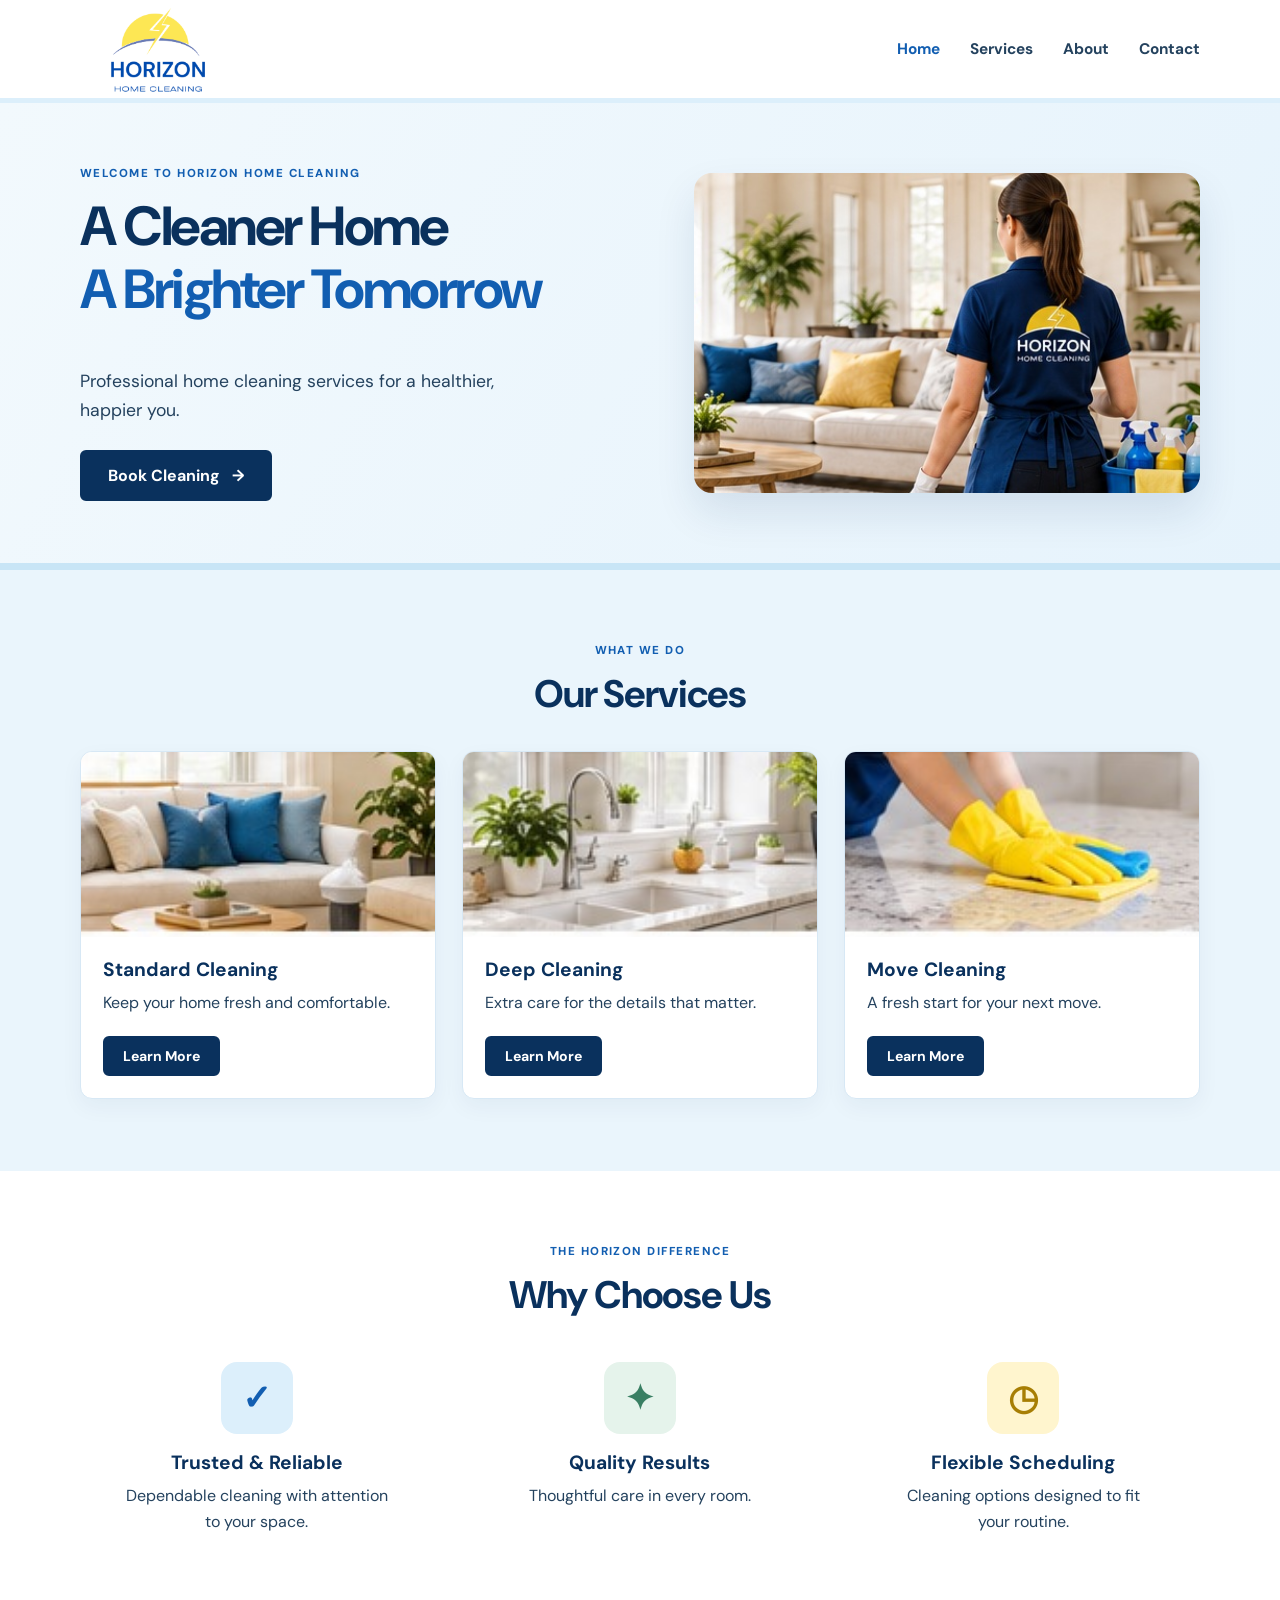
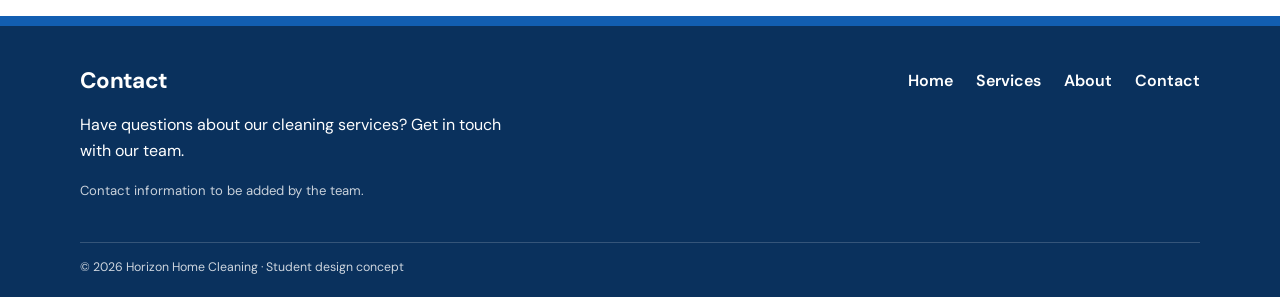
<file: index.html>
<!doctype html>
<html lang="en">

<head>
    <meta charset="UTF-8">
    <meta name="viewport" content="width=device-width, initial-scale=1">
    <meta name="description" content="Horizon Home Cleaning student website concept">
    <title>Home | Horizon Home Cleaning</title>
    <link rel="stylesheet" href="style.css">
    <script src="script.js" defer></script>
</head>

<body>
    <header class="site-header">
        <div class="container header-inner"><a class="logo" href="index.html"
                aria-label="Horizon Home Cleaning home"><img src="images/logo.png"
                    alt="Horizon Home Cleaning"></a><button class="menu-toggle" type="button"
                aria-label="Open navigation menu" aria-controls="main-nav"
                aria-expanded="false"><span></span><span></span><span></span></button>
            <nav id="main-nav" class="main-nav" aria-label="Main navigation"><a href="index.html"
                    aria-current="page">Home</a><a href="services.html">Services</a><a
                    href="index.html#about">About</a><a href="#contact">Contact</a></nav>
        </div>
    </header>
    <main>
        <section class="home-hero">
            <div class="container hero-grid">
                <div class="hero-content">
                    <p class="eyebrow">WELCOME TO HORIZON HOME CLEANING</p>
                    <h1>A Cleaner Home<br><span>A Brighter Tomorrow</span></h1>
                    <p class="hero-description">Professional home cleaning services for a healthier, happier you.</p><a
                        href="services.html" class="button">Book Cleaning <span aria-hidden="true">→</span></a>
                </div><img class="hero-image" src="images/hero.jpg" alt="Bright and freshly cleaned home">
            </div>
        </section>
        <section class="section services-home" id="our-services">
            <div class="container">
                <div class="section-title">
                    <p class="eyebrow">WHAT WE DO</p>
                    <h2>Our Services</h2>
                </div>
                <div class="home-cards">
                    <article class="home-card"><img src="images/standard.jpg" alt="Tidy living space">
                        <div class="home-card-body">
                            <h3>Standard Cleaning</h3>
                            <p>Keep your home fresh and comfortable.</p><a class="button button-small"
                                href="services.html#standard">Learn More</a>
                        </div>
                    </article>
                    <article class="home-card"><img src="images/deep.jpg" alt="Spotless kitchen">
                        <div class="home-card-body">
                            <h3>Deep Cleaning</h3>
                            <p>Extra care for the details that matter.</p><a class="button button-small"
                                href="services.html#deep">Learn More</a>
                        </div>
                    </article>
                    <article class="home-card"><img src="images/move.jpg" alt="Cleaner working in a kitchen">
                        <div class="home-card-body">
                            <h3>Move Cleaning</h3>
                            <p>A fresh start for your next move.</p><a class="button button-small"
                                href="services.html#move">Learn More</a>
                        </div>
                    </article>
                </div>
            </div>
        </section>
        <section class="section why" id="about">
            <div class="container">
                <div class="section-title">
                    <p class="eyebrow">THE HORIZON DIFFERENCE</p>
                    <h2>Why Choose Us</h2>
                </div>
                <div class="why-grid">
                    <article>
                        <div class="why-icon" aria-hidden="true">✓</div>
                        <h3>Trusted &amp; Reliable</h3>
                        <p>Dependable cleaning with attention to your space.</p>
                    </article>
                    <article>
                        <div class="why-icon" aria-hidden="true">✦</div>
                        <h3>Quality Results</h3>
                        <p>Thoughtful care in every room.</p>
                    </article>
                    <article>
                        <div class="why-icon" aria-hidden="true">◷</div>
                        <h3>Flexible Scheduling</h3>
                        <p>Cleaning options designed to fit your routine.</p>
                    </article>
                </div>
            </div>
        </section>
    </main>
    <footer class="site-footer" id="contact">
        <div class="container footer-inner">
            <div>
                <h2>Contact</h2>
                <p>Have questions about our cleaning services? Get in touch with our team.</p>
                <p class="placeholder">Contact information to be added by the team.</p>
            </div>
            <nav aria-label="Footer navigation"><a href="index.html">Home</a><a href="services.html">Services</a><a
                    href="index.html#about">About</a><a href="#contact">Contact</a></nav>
        </div>
        <div class="container footer-bottom">© 2026 Horizon Home Cleaning · Student design concept</div>
    </footer>
</body>

</html>
</file>
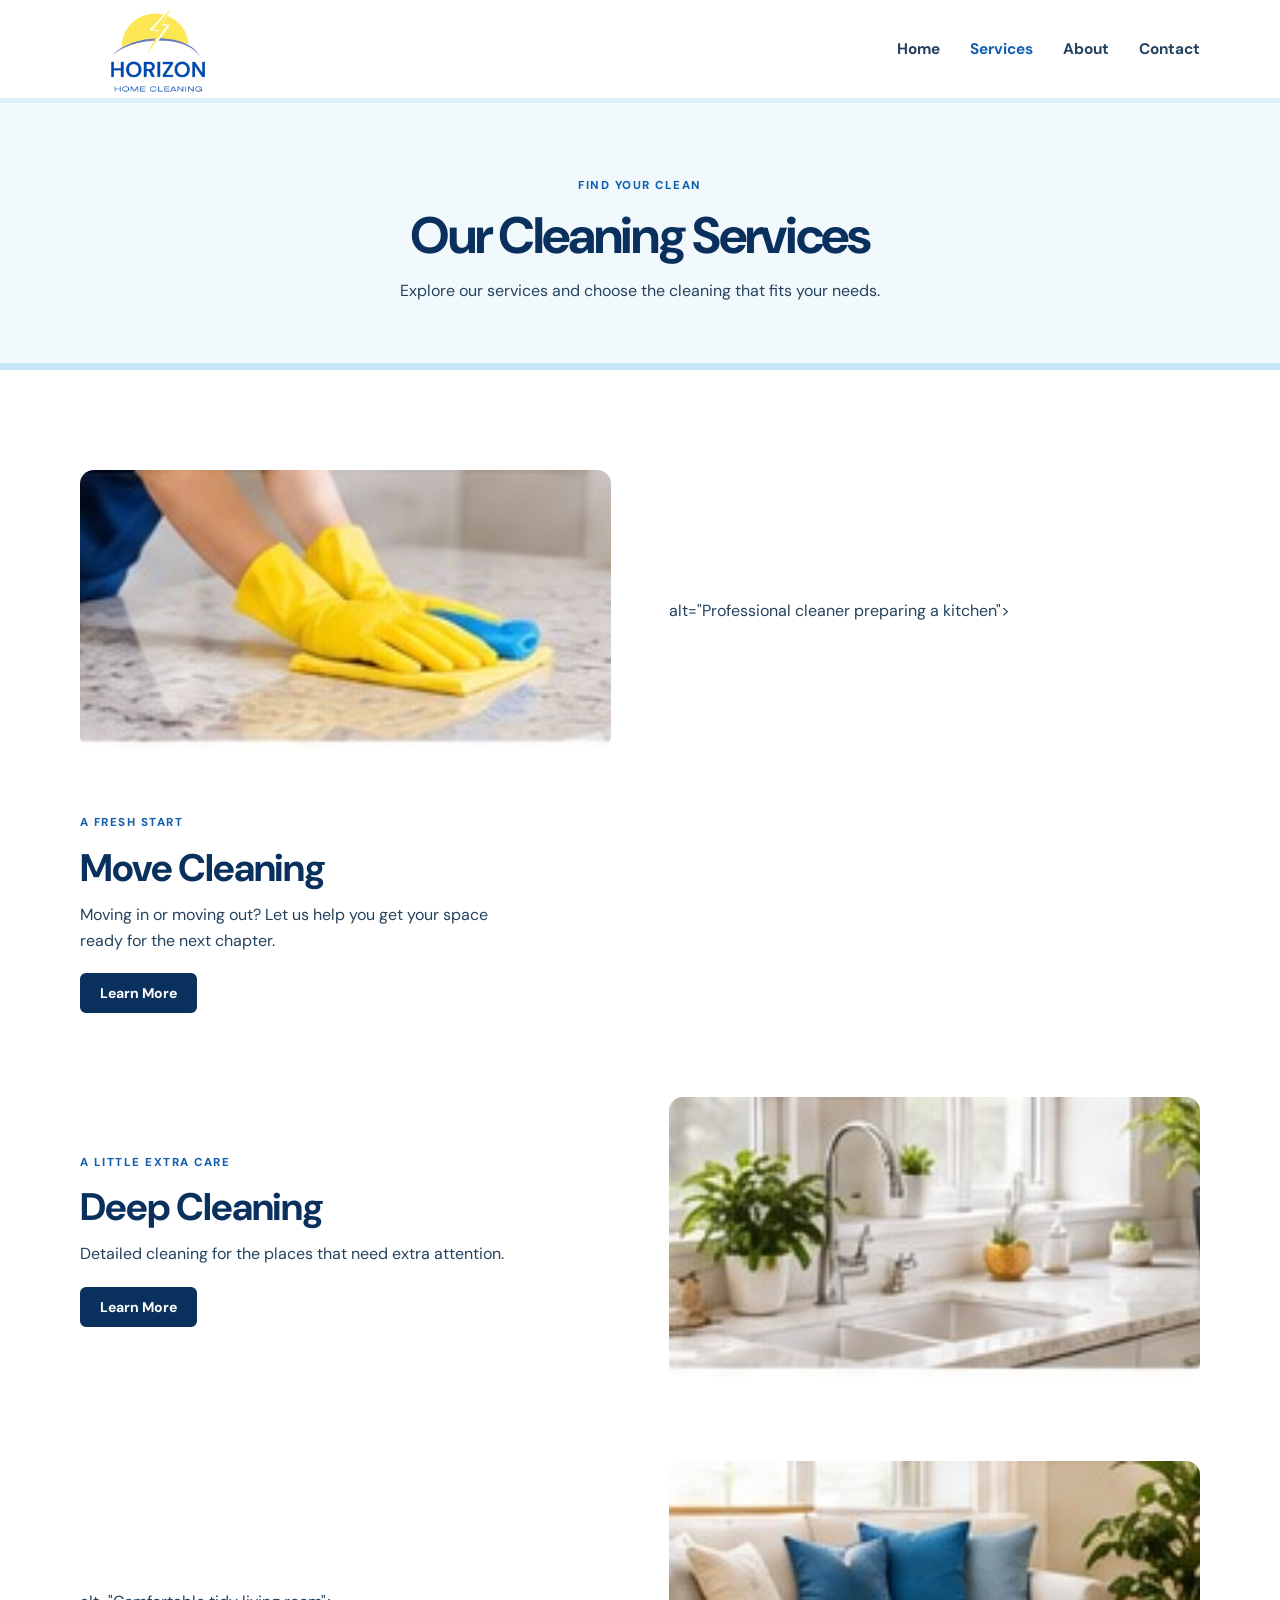
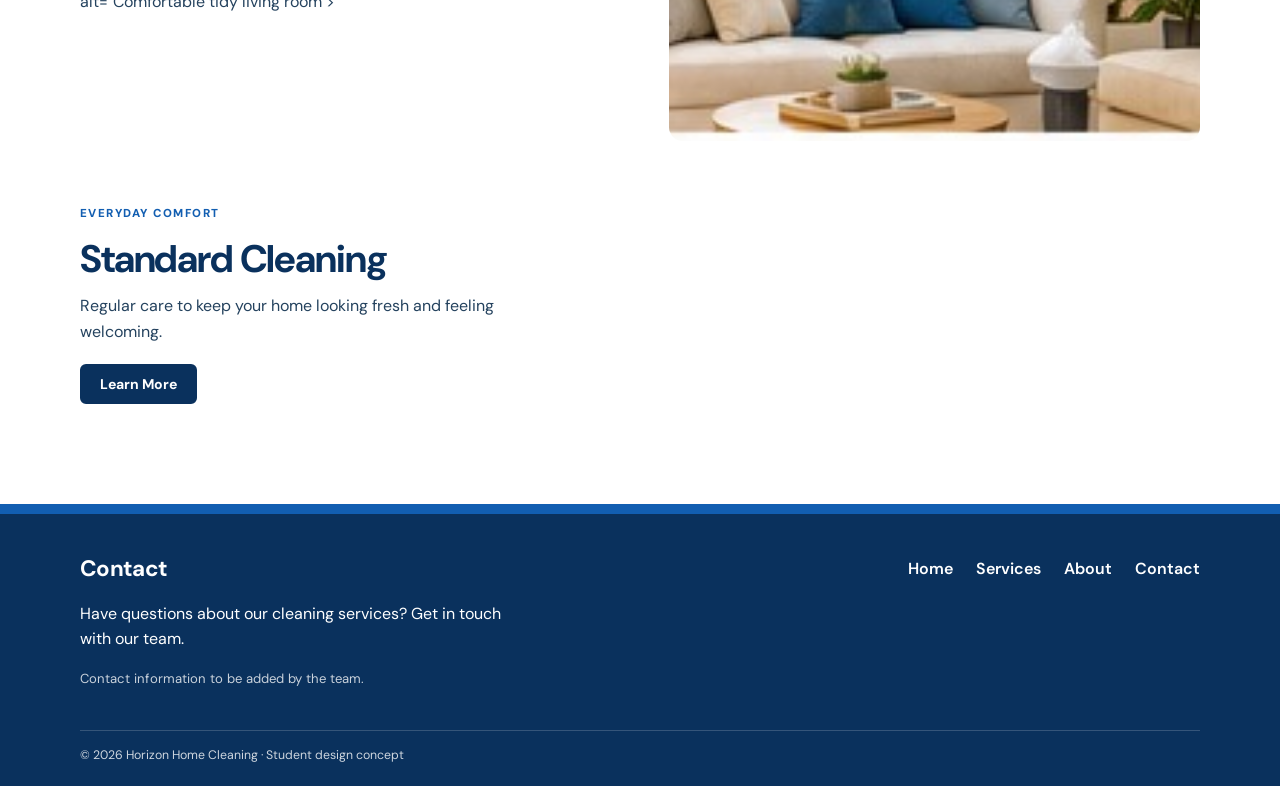
<file: services.html>
<!doctype html>
<html lang="en">

<head>
    <meta charset="UTF-8">
    <meta name="viewport" content="width=device-width, initial-scale=1">
    <meta name="description" content="Horizon Home Cleaning student website concept">
    <title>Services | Horizon Home Cleaning</title>
    <link rel="stylesheet" href="style.css">
    <script src="script.js" defer></script>
</head>

<body>
    <header class="site-header">
        <div class="container header-inner"><a class="logo" href="index.html"
                aria-label="Horizon Home Cleaning home"><img src="images/logo.png"
                    alt="Horizon Home Cleaning"></a><button class="menu-toggle" type="button"
                aria-label="Open navigation menu" aria-controls="main-nav"
                aria-expanded="false"><span></span><span></span><span></span></button>
            <nav id="main-nav" class="main-nav" aria-label="Main navigation"><a href="index.html">Home</a><a
                    href="services.html" aria-current="page">Services</a><a href="index.html#about">About</a><a
                    href="#contact">Contact</a></nav>
        </div>
    </header>
    <main>
        <section class="services-intro">
            <div class="container">
                <p class="eyebrow">FIND YOUR CLEAN</p>
                <h1>Our Cleaning Services</h1>
                <p>Explore our services and choose the cleaning that fits your needs.</p>
            </div>
        </section>
        <section class="service-list section">
            <div class="container">
                <article class="service-row move" id="move"><img src="images/move.jpg" alt="Move Cleaning">
                        alt="Professional cleaner preparing a kitchen">
                    <div class="service-info"><span class="service-label">A FRESH START</span>
                        <h2>Move Cleaning</h2>
                        <p>Moving in or moving out? Let us help you get your space ready for the next chapter.</p><a
                            class="button button-small" href="#contact">Learn More</a>
                    </div>
                </article>
                <article class="service-row deep" id="deep"><img src="images/deep.jpg" alt="Deep Cleaning">
                    <div class="service-info"><span class="service-label">A LITTLE EXTRA CARE</span>
                        <h2>Deep Cleaning</h2>
                        <p>Detailed cleaning for the places that need extra attention.</p><a class="button button-small"
                            href="#contact">Learn More</a>
                    </div>
                </article>
                <article class="service-row standard" id="standard"><img src="images/standard.jpg" alt="Standard Cleaning">
                        alt="Comfortable tidy living room">
                    <div class="service-info"><span class="service-label">EVERYDAY COMFORT</span>
                        <h2>Standard Cleaning</h2>
                        <p>Regular care to keep your home looking fresh and feeling welcoming.</p><a
                            class="button button-small" href="#contact">Learn More</a>
                    </div>
                </article>
            </div>
        </section>
    </main>
    <footer class="site-footer" id="contact">
        <div class="container footer-inner">
            <div>
                <h2>Contact</h2>
                <p>Have questions about our cleaning services? Get in touch with our team.</p>
                <p class="placeholder">Contact information to be added by the team.</p>
            </div>
            <nav aria-label="Footer navigation"><a href="index.html">Home</a><a href="services.html">Services</a><a
                    href="index.html#about">About</a><a href="#contact">Contact</a></nav>
        </div>
        <div class="container footer-bottom">© 2026 Horizon Home Cleaning · Student design concept</div>
    </footer>
</body>

</html>
</file>
<file: style.css>
@import url('https://fonts.googleapis.com/css2?family=DM+Sans:wght@400;500;600;700;800&display=swap');

:root {
    --navy: #0a315d;
    --blue: #125eb1;
    --sky: #dceffb;
    --pale: #f2f9fd;
    --yellow: #ffe35a;
    --green: #5eac89;
    --text: #24425e;
    --white: #fff
}

* {
    box-sizing: border-box
}

html {
    scroll-behavior: smooth
}

body {
    margin: 0;
    font-family: 'DM Sans', Arial, sans-serif;
    color: var(--text);
    line-height: 1.6
}

a {
    color: inherit;
    text-decoration: none
}

img {
    display: block;
    max-width: 100%
}

h1,
h2,
h3,
p {
    margin-top: 0
}

h1,
h2,
h3 {
    color: var(--navy);
    line-height: 1.15
}

h1 {
    font-size: clamp(2.4rem, 4.3vw, 4.1rem);
    letter-spacing: -.045em
}

h2 {
    font-size: clamp(1.8rem, 3vw, 2.6rem);
    letter-spacing: -.03em
}

h3 {
    font-size: 1.2rem
}

.container {
    width: min(1120px, calc(100% - 48px));
    margin: 0 auto
}

.site-header {
    background: var(--white);
    border-bottom: 5px solid var(--sky);
    position: relative;
    z-index: 10
}

.header-inner {
    height: 98px;
    display: flex;
    align-items: center;
    justify-content: space-between;
    gap: 20px
}

.logo img {
    width: 153px;
    height: 87px;
    object-fit: contain
}

.main-nav {
    display: flex;
    gap: 30px;
    align-items: center
}

.main-nav a {
    font-weight: 700;
    font-size: .96rem
}

.main-nav a:hover,
.main-nav a[aria-current] {
    color: var(--blue)
}

.menu-toggle {
    display: none
}

.button {
    display: inline-flex;
    align-items: center;
    justify-content: center;
    gap: 12px;
    background: var(--navy);
    border: 2px solid var(--navy);
    border-radius: 6px;
    color: white;
    font: 700 1rem 'DM Sans', sans-serif;
    padding: 13px 26px;
    transition: .2s
}

.button:hover {
    background: var(--blue);
    border-color: var(--blue)
}

.button:focus-visible,
.menu-toggle:focus-visible,
a:focus-visible {
    outline: 3px solid #ecba13;
    outline-offset: 3px
}

.button-small {
    padding: 9px 18px;
    font-size: .88rem
}

.eyebrow,
.service-label {
    color: var(--blue);
    font-weight: 800;
    letter-spacing: .13em;
    font-size: .72rem
}

.home-hero {
    background: linear-gradient(120deg, var(--pale), #e6f3fc);
    border-bottom: 7px solid #c8e5f6
}

.hero-grid {
    display: grid;
    grid-template-columns: 1.05fr .95fr;
    gap: 54px;
    align-items: center;
    min-height: 460px;
    padding-top: 42px;
    padding-bottom: 42px
}

.hero-content h1 span {
    color: var(--blue)
}

.hero-description {
    max-width: 430px;
    font-size: 1.1rem;
    margin-bottom: 26px
}

.hero-image {
    width: 100%;
    height: 320px;
    object-fit: cover;
    border-radius: 18px;
    box-shadow: 0 20px 40px #0a315d1b
}

.section {
    padding: 72px 0
}

.section-title {
    text-align: center;
    margin-bottom: 35px
}

.section-title h2 {
    margin-bottom: 0
}

.services-home {
    background: #eaf5fc
}

.home-cards {
    display: grid;
    grid-template-columns: repeat(3, 1fr);
    gap: 26px
}

.home-card {
    background: white;
    border: 1px solid #d7e8f5;
    border-radius: 12px;
    overflow: hidden;
    box-shadow: 0 8px 22px #0a315d0c;
    display: flex;
    flex-direction: column
}

.home-card img {
    width: 100%;
    height: 185px;
    object-fit: cover
}

.home-card-body {
    padding: 22px;
    display: flex;
    flex-direction: column;
    align-items: flex-start;
    flex: 1
}

.home-card-body h3 {
    margin-bottom: 9px
}

.home-card-body p {
    flex: 1;
    margin-bottom: 20px
}

.why {
    background: white
}

.why-grid {
    display: grid;
    grid-template-columns: repeat(3, 1fr);
    gap: 30px;
    text-align: center
}

.why-grid article {
    padding: 10px
}

.why-icon {
    width: 72px;
    height: 72px;
    border-radius: 16px;
    background: var(--sky);
    color: var(--blue);
    font-size: 2.2rem;
    font-weight: 700;
    display: grid;
    place-items: center;
    margin: 0 auto 18px
}

.why-grid article:nth-child(2) .why-icon {
    background: #e5f3eb;
    color: #397f63
}

.why-grid article:nth-child(3) .why-icon {
    background: #fff5ce;
    color: #a77e04
}

.why-grid h3 {
    margin-bottom: 9px
}

.why-grid p {
    max-width: 265px;
    margin: auto
}

.site-footer {
    background: var(--navy);
    color: white;
    border-top: 10px solid var(--blue);
    padding: 42px 0 20px
}

.site-footer h2 {
    color: white;
    font-size: 1.4rem
}

.footer-inner {
    display: flex;
    justify-content: space-between;
    align-items: start;
    gap: 40px
}

.footer-inner>div {
    max-width: 430px
}

.footer-inner nav {
    display: flex;
    gap: 23px;
    flex-wrap: wrap;
    font-weight: 600
}

.footer-inner a:hover {
    text-decoration: underline
}

.placeholder {
    font-size: .82rem;
    opacity: .78
}

.footer-bottom {
    margin-top: 28px;
    padding-top: 15px;
    border-top: 1px solid #ffffff38;
    font-size: .77rem;
    opacity: .8
}

.services-intro {
    background: var(--pale);
    text-align: center;
    padding: 74px 0 60px;
    border-bottom: 7px solid #c8e5f6
}

.services-intro h1 {
    font-size: clamp(2.2rem, 4vw, 3.2rem);
    margin-bottom: 12px
}

.services-intro p:last-child {
    margin: 0 auto;
    max-width: 560px
}

.service-list {
    background: white
}

.service-row {
    display: grid;
    grid-template-columns: 1fr 1fr;
    gap: 58px;
    align-items: center;
    min-height: 315px;
    padding: 28px 0;
    scroll-margin-top: 18px
}

.service-row+.service-row {
    margin-top: 28px
}

.service-row img {
    width: 100%;
    height: 280px;
    object-fit: cover;
    border-radius: 14px
}

.service-row .service-info {
    max-width: 430px
}

.service-row h2 {
    margin: 12px 0
}

.service-row p {
    margin-bottom: 20px
}

.service-row.deep img {
    order: 2
}

.service-row.deep .service-info {
    order: 1
}

.service-row.standard img {
    order: 1
}

.service-row.standard .service-info {
    order: 2
}

@media(max-width:760px) {
    .container {
        width: calc(100% - 32px)
    }

    .header-inner {
        height: 76px
    }

    .logo img {
        width: 110px;
        height: 66px
    }

    .menu-toggle {
        display: flex;
        width: 46px;
        height: 46px;
        border: 0;
        background: transparent;
        cursor: pointer;
        align-items: center;
        justify-content: center;
        flex-direction: column;
        gap: 5px
    }

    .menu-toggle span {
        width: 25px;
        height: 3px;
        background: var(--navy);
        border-radius: 3px
    }

    .main-nav {
        display: none;
        position: absolute;
        top: 100%;
        left: 0;
        right: 0;
        flex-direction: column;
        align-items: stretch;
        gap: 0;
        background: white;
        box-shadow: 0 14px 20px #092b4a29;
        padding: 8px 22px 16px
    }

    .main-nav.is-open {
        display: flex
    }

    .main-nav a {
        padding: 12px 4px;
        border-bottom: 1px solid #e1edf5
    }

    .hero-grid {
        display: flex;
        flex-direction: column;
        gap: 22px;
        padding: 32px 0
    }

    .hero-content {
        width: 100%
    }

    .hero-content h1 {
        font-size: clamp(2rem, 8vw, 3rem)
    }

    .hero-description {
        font-size: 1rem
    }

    .hero-image {
        height: 180px;
        order: 2
    }

    .section {
        padding: 48px 0
    }

    .section-title {
        text-align: left;
        margin-bottom: 24px
    }

    .home-cards {
        grid-template-columns: 1fr;
        gap: 16px
    }

    .home-card {
        display: grid;
        grid-template-columns: 100px 1fr;
        min-height: 130px
    }

    .home-card img {
        width: 100%;
        height: 100%;
        min-height: 150px
    }

    .home-card-body {
        padding: 15px
    }

    .home-card-body h3 {
        font-size: 1rem;
        margin-bottom: 5px
    }

    .home-card-body p {
        font-size: .88rem;
        margin-bottom: 8px
    }

    .button-small {
        font-size: .8rem;
        padding: 7px 13px
    }

    .why-grid {
        grid-template-columns: 1fr;
        text-align: left;
        gap: 12px
    }

    .why-grid article {
        display: grid;
        grid-template-columns: 56px 1fr;
        column-gap: 16px;
        align-items: center;
        padding: 6px 0
    }

    .why-icon {
        grid-row: span 2;
        width: 55px;
        height: 55px;
        font-size: 1.6rem;
        margin: 0
    }

    .why-grid h3 {
        margin: 0 0 4px
    }

    .why-grid p {
        max-width: none;
        margin: 0
    }

    .footer-inner {
        display: block
    }

    .footer-inner nav {
        margin-top: 25px;
        gap: 15px
    }

    .services-intro {
        padding: 45px 0 38px
    }

    .service-list {
        padding: 34px 0
    }

    .service-list>.container {
        display: flex;
        flex-direction: column
    }

    .service-row {
        display: grid;
        grid-template-columns: 105px 1fr;
        gap: 15px;
        min-height: 0;
        padding: 18px 0;
        border-bottom: 1px solid #d8e9f5
    }

    .service-row.standard {
        order: 1
    }

    .service-row.deep {
        order: 2
    }

    .service-row.move {
        order: 3
    }

    .service-row+.service-row {
        margin-top: 0
    }

    .service-row img,
    .service-row.deep img,
    .service-row.standard img {
        order: 0;
        width: 105px;
        height: 115px;
        border-radius: 9px
    }

    .service-row .service-info,
    .service-row.deep .service-info,
    .service-row.standard .service-info {
        order: 0
    }

    .service-row h2 {
        font-size: 1.2rem;
        margin: 5px 0
    }

    .service-row p {
        font-size: .84rem;
        line-height: 1.45;
        margin-bottom: 10px
    }

    .service-label {
        font-size: .6rem;
        letter-spacing: .06em
    }
}

@media(max-width:380px) {
    .home-card {
        grid-template-columns: 90px 1fr
    }

    .service-row {
        grid-template-columns: 90px 1fr
    }

    .service-row img,
    .service-row.deep img,
    .service-row.standard img {
        width: 90px;
        height: 110px
    }

    .footer-inner nav {
        gap: 10px
    }
}
</file>
